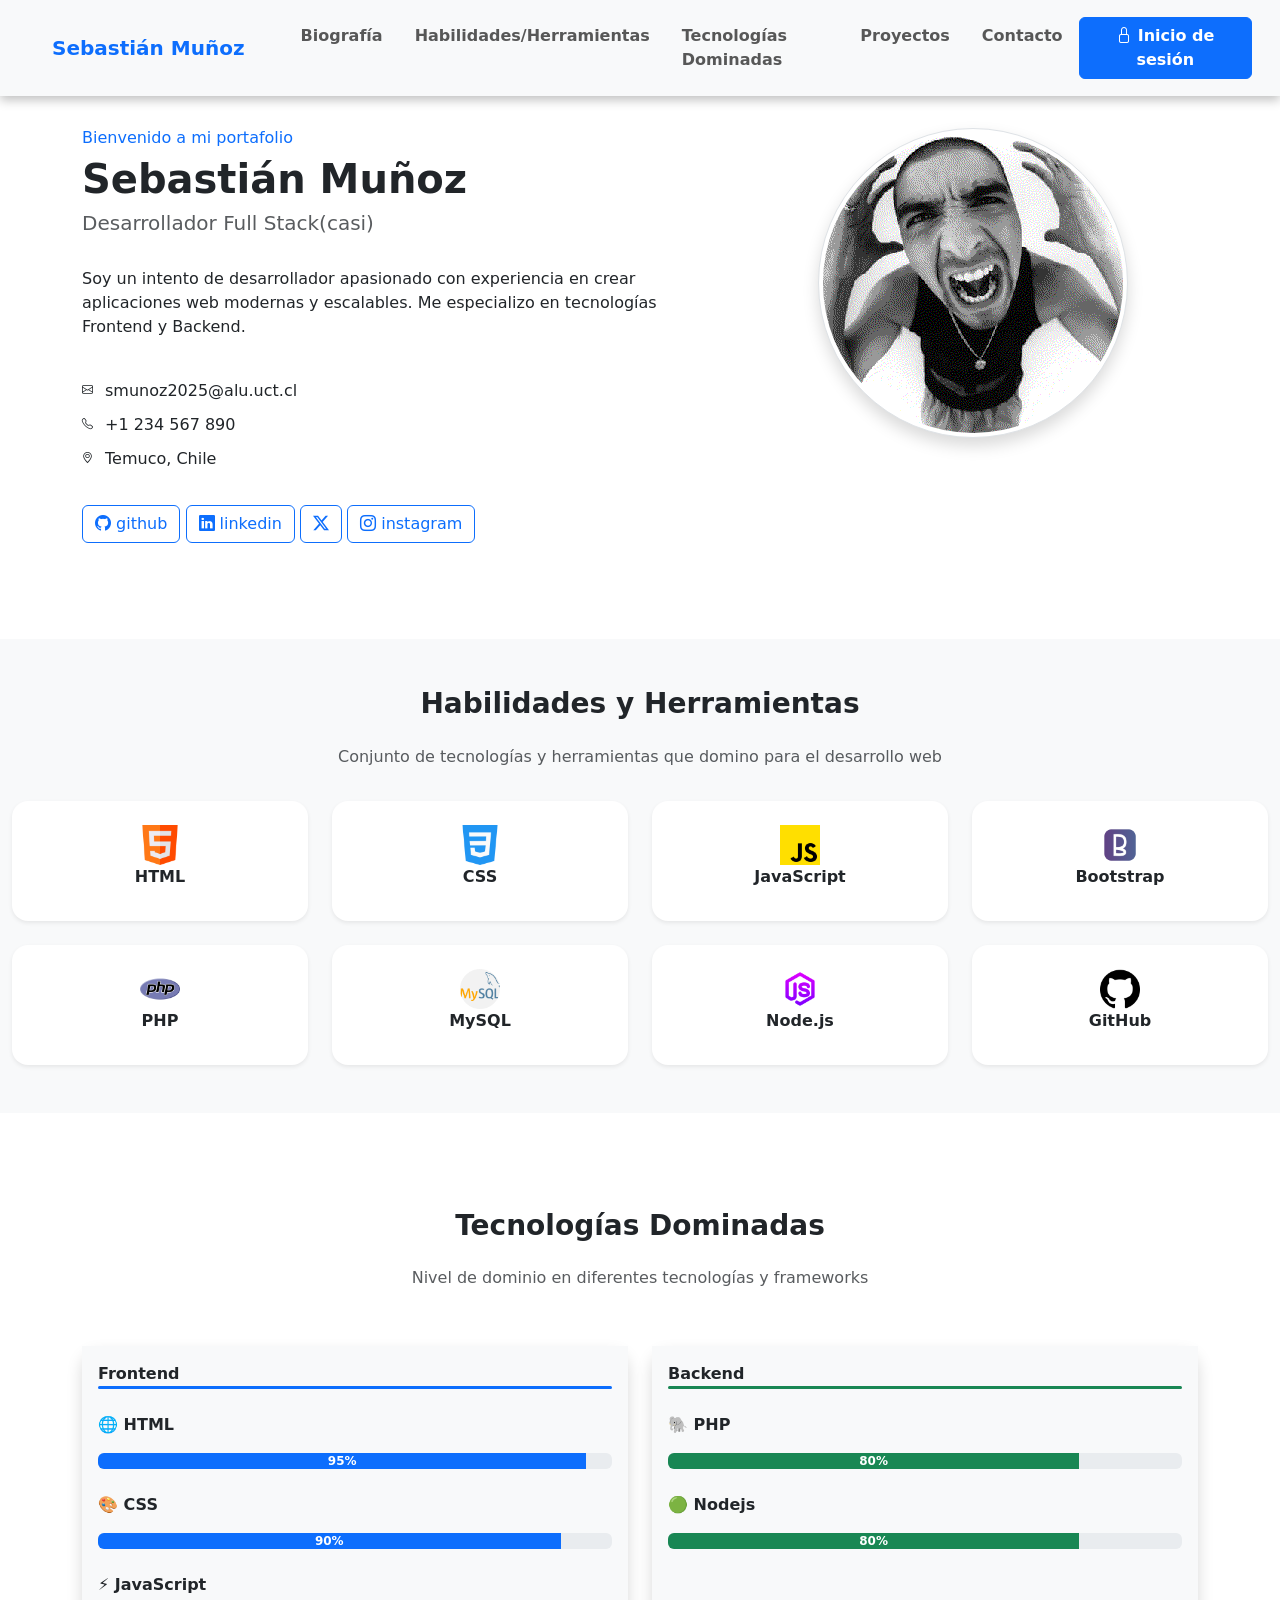
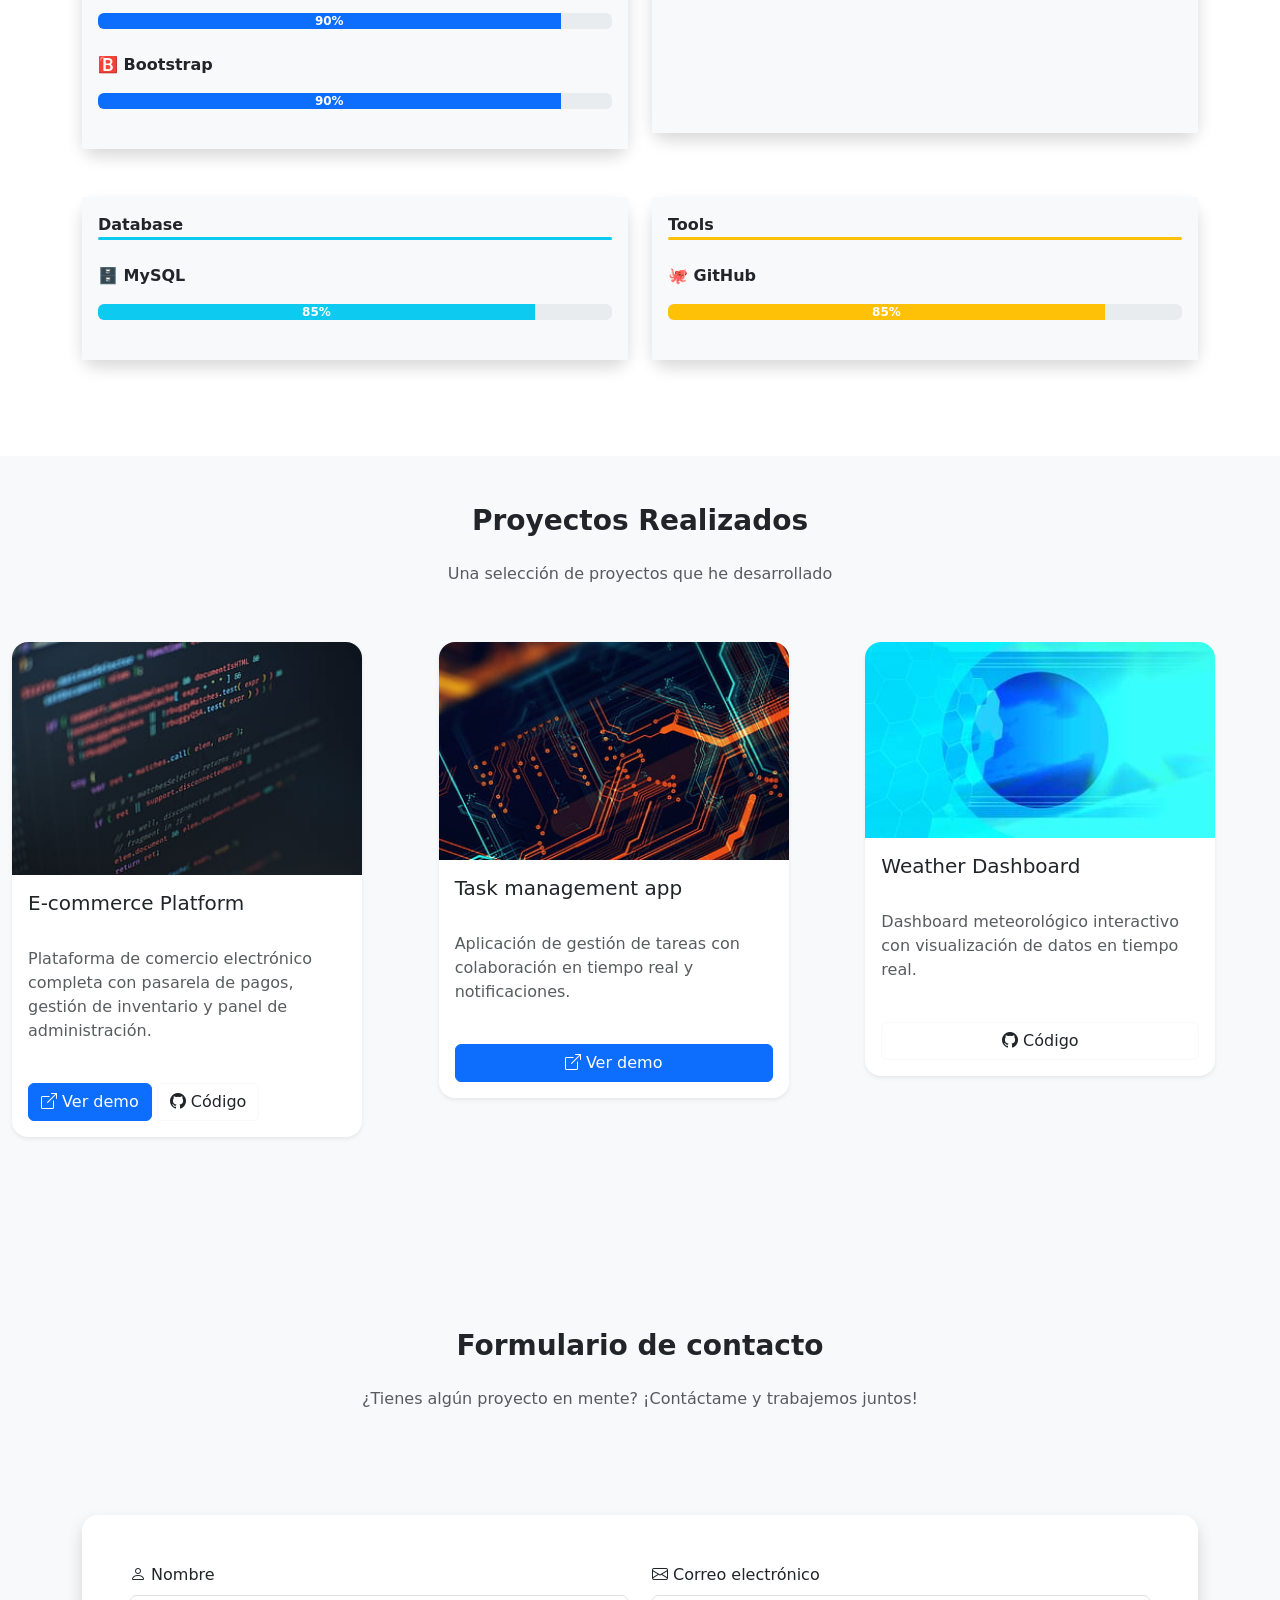
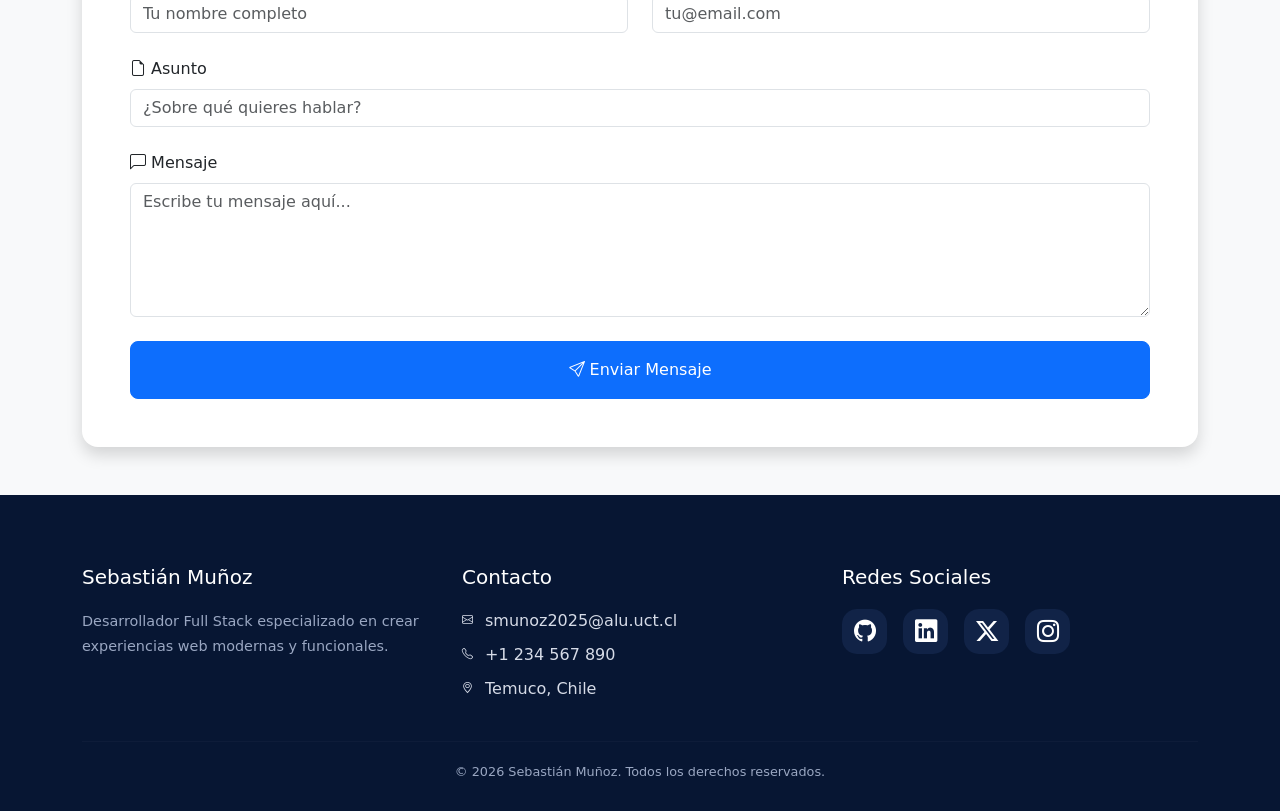
<file: index.html>
<!DOCTYPE html>
<html lang="en">
<head>
    <meta charset="UTF-8">
    <meta name="viewport" content="width=device-width, initial-scale=1.0">
    <link href="https://cdn.jsdelivr.net/npm/bootstrap@5.3.8/dist/css/bootstrap.min.css" rel="stylesheet" integrity="sha384-sRIl4kxILFvY47J16cr9ZwB07vP4J8+LH7qKQnuqkuIAvNWLzeN8tE5YBujZqJLB" crossorigin="anonymous">
    <link rel="stylesheet" href="https://cdn.jsdelivr.net/npm/bootstrap-icons@1.11.3/font/bootstrap-icons.min.css">
    <script src="https://cdn.jsdelivr.net/npm/bootstrap@5.3.8/dist/js/bootstrap.bundle.min.js" integrity="sha384-FKyoEForCGlyvwx9Hj09JcYn3nv7wiPVlz7YYwJrWVcXK/BmnVDxM+D2scQbITxI" crossorigin="anonymous"></script>
    <link rel="stylesheet" href="/assets/css/style.css">
    <title>Portafolio Web</title>
</head>
<body>

<nav class="navbar navbar-expand-sm navbar-light bg-light mb-5 py-3 fixed-top px-3">
  <div class="container-fluid">
    <a class="navbar-brand text-primary fw-bold px-4" href="#">Sebastián Muñoz</a>
    <button class="navbar-toggler" type="button" data-bs-toggle="collapse" data-bs-target="#mynavbar">
      <span class="navbar-toggler-icon"></span>
    </button>
    <div class="collapse navbar-collapse" id="mynavbar">
      <ul class="navbar-nav me-auto">
        <li class="nav-item">
          <a class="nav-link fw-bold px-3" href="#Biografía">Biografía</a>
        </li>
        <li class="nav-item">
          <a class="nav-link fw-bold px-3" href="#Habilidades">Habilidades/Herramientas</a>
        </li>
        <li class="nav-item">
          <a class="nav-link fw-bold px-3" href="#Tecnologías">Tecnologías Dominadas</a>
        </li>
        <li class="nav-item">
          <a class="nav-link fw-bold px-3" href="#Proyectos">Proyectos</a>
        </li>
        <li class="nav-item">
          <a class="nav-link fw-bold px-3" href="#Contacto">Contacto</a>
        </li>
      </ul>
      <form class="d-flex">               
        <button class="btn btn-primary fw-bold" type="button">
          <i class="bi bi-lock"></i> Inicio de sesión</button>
      </form>
    </div>
  </div>
</nav>

<div class="container mb-5" id="Biografía">
  <div class="row py-5">
    <div class="col-sm-7">
      <h6 class="text-primary">Bienvenido a mi portafolio</h6>
      <h1 class="text-dark fw-bold">Sebastián Muñoz</h1>
      <h5 class="text-muted">Desarrollador Full Stack(casi)</h5><br>
      <p>Soy un intento de desarrollador apasionado con experiencia en crear aplicaciones web modernas y escalables. Me especializo en tecnologías Frontend y Backend.</p><br>
      <div class="contact-item">
        <i class="bi bi-envelope"></i>
        <span>smunoz2025@alu.uct.cl</span>
      </div>
      <div class="contact-item">
        <i class="bi bi-telephone"></i>
        <span>+1 234 567 890</span>
      </div>
      <div class="contact-item">
        <i class="bi bi-geo-alt"></i>
        <span>Temuco, Chile</span>
      </div><br>
      <a href="https://github.com/Rzykii" target="_blank" class="btn btn-outline-primary">
        <i class="bi bi-github"></i> github
      </a>
      <a href="" class="btn btn-outline-primary">
        <i class="bi bi-linkedin"></i> linkedin
      </a>
      <a href="" class="btn btn-outline-primary">
        <i class="bi bi-twitter-x"></i> 
      </a>
      <a href="" class="btn btn-outline-primary">
        <i class="bi bi-instagram"></i> instagram
      </a>
    </div>
    <div class="col-sm-5">
      <img src="/assets/img/1527bd97bcc54444a84e3997ebe60ca9.png" class="rounded-circle mx-auto d-block shadow img-thumbnail" alt="yo">
    </div>
  </div>
</div>

<div class="container-fluid mb-5 py-5 bg-light" id="Habilidades">
  <h3 class="text-center fw-bold">Habilidades y Herramientas</h3>
  <p class="text-center py-3 text-muted">Conjunto de tecnologías y herramientas que domino para el desarrollo web</p>
  <div class="row">
    <div class="col-sm-3">
      <div class="card border-0 rounded-4 shadow-sm">
        <div class="card-body text-center py-4">
          <img src="/assets/img/html.png" alt="html" width="40" height="40" class="mx-auto d-block">
          <div class="fw-bold mb-2">HTML</div>  
        </div>         
      </div>
    </div>
    <div class="col-sm-3">
      <div class="card border-0 rounded-4 shadow-sm">
        <div class="card-body text-center py-4">
          <img src="/assets/img/css-3.png" alt="CSS" width="40" height="40" class="mx-auto d-block">
          <div class="fw-bold mb-2">CSS</div>  
        </div>         
      </div>
    </div>
    <div class="col-sm-3">
      <div class="card border-0 rounded-4 shadow-sm">
        <div class="card-body text-center py-4">
          <img src="/assets/img/js.png" alt="JS" width="40" height="40" class="mx-auto d-block">
          <div class="fw-bold mb-2">JavaScript</div>  
        </div>         
      </div>
    </div>
    <div class="col-sm-3">
      <div class="card border-0 rounded-4 shadow-sm">
        <div class="card-body text-center py-4">
          <img src="/assets/img/letras-del-alfabeto.png" alt="bootstrap" width="40" height="40" class="mx-auto d-block">
          <div class="fw-bold mb-2">Bootstrap</div>  
        </div>         
      </div>
    </div>
  </div><br>
  <div class="row">
    <div class="col-sm-3">
      <div class="card border-0 rounded-4 shadow-sm">
        <div class="card-body text-center py-4">
          <img src="/assets/img/php.png" alt="php" width="40" height="40" class="mx-auto d-block">
          <div class="fw-bold mb-2">PHP</div>  
        </div>         
      </div>
    </div>
    <div class="col-sm-3">
      <div class="card border-0 rounded-4 shadow-sm">
        <div class="card-body text-center py-4">
          <img src="/assets/img/mysql.png" alt="mysql" width="40" height="40" class="mx-auto d-block">
          <div class="fw-bold mb-2">MySQL</div>  
        </div>         
      </div>
    </div>
    <div class="col-sm-3">
      <div class="card border-0 rounded-4 shadow-sm">
        <div class="card-body text-center py-4">
          <img src="/assets/img/nodejs.png" alt="nodejs" width="40" height="40" class="mx-auto d-block">
          <div class="fw-bold mb-2">Node.js</div>  
        </div>         
      </div>
    </div>
    <div class="col-sm-3">
      <div class="card border-0 rounded-4 shadow-sm">
        <div class="card-body text-center py-4">
          <img src="/assets/img/github.png" alt="github" width="40" height="40" class="mx-auto d-block">
          <div class="fw-bold mb-2">GitHub</div>  
        </div>         
      </div>
    </div>
  </div>
</div>

<div class="container mb-5 py-5" id="Tecnologías">
  <h3 class="text-center fw-bold">Tecnologías Dominadas</h3>
  <p class="text-center py-3 text-muted">Nivel de dominio en diferentes tecnologías y frameworks</p><br>
  <div class="row">
    <div class="col-sm-6">
      <div class="card border-0 rounded-4 shadow">
        <div class="card-body bg-light fw-bold">Frontend
          <div class="progress" style="height:3px">
            <div class="progress-bar" style="width:100%;"></div>
          </div><br>  
          <p class="fw-bold">🌐 HTML</p>
          <div class="progress">
            <div class="progress-bar" style="width:95%">95%</div>
          </div><br>
          <p class="fw-bold">🎨 CSS</p>
          <div class="progress">
            <div class="progress-bar" style="width:90%">90%</div>
          </div><br>
          <p class="fw-bold">⚡ JavaScript</p>
          <div class="progress">
            <div class="progress-bar" style="width:90%">90%</div>
          </div><br>
          <p class="fw-bold">🅱️ Bootstrap</p>
          <div class="progress">
            <div class="progress-bar" style="width:90%">90%</div>
          </div><br>
        </div>
      </div>
    </div>
    <div class="col-sm-6">
      <div class="card border-0 rounded-4 shadow">
        <div class="card-body bg-light fw-bold">Backend
          <div class="progress" style="height:3px">
            <div class="progress-bar bg-success" style="width:100%;"></div>
          </div><br>
          <p class="fw-bold">🐘 PHP</p>
          <div class="progress">
            <div class="progress-bar bg-success" style="width:80%">80%</div>
          </div><br>
          <p class="fw-bold">🟢 Nodejs</p>
          <div class="progress">
            <div class="progress-bar bg-success" style="width:80%">80%</div>
          </div><br><br><br><br><br><br><br>
        </div>  
      </div>
    </div>
  </div><br><br>

  <div class="row">
    <div class="col-sm-6">
      <div class="card border-0 rounded-4 shadow">
        <div class="card-body bg-light fw-bold">Database
          <div class="progress" style="height:3px">
            <div class="progress-bar bg-info" style="width:100%;"></div>
          </div><br>  
          <p class="fw-bold">🗄️ MySQL</p>
          <div class="progress">
            <div class="progress-bar bg-info" style="width:85%">85%</div>
          </div><br>        
        </div>
      </div>
    </div>
    <div class="col-sm-6">
      <div class="card border-0 rounded-4 shadow">
        <div class="card-body bg-light fw-bold">Tools
          <div class="progress" style="height:3px">
            <div class="progress-bar bg-warning" style="width:100%;"></div>
          </div><br>
          <p class="fw-bold">🐙 GitHub</p>
          <div class="progress">
            <div class="progress-bar bg-warning" style="width:85%">85%</div>
          </div><br>          
        </div>  
      </div>
    </div>
  </div>
</div>

<div class="container-fluid py-5 bg-light" id="Proyectos">
  <h3 class="text-center fw-bold">Proyectos Realizados</h3>
  <p class="text-center py-3 text-muted">Una selección de proyectos que he desarrollado</p><br>
  <div class="row mb-5">
    <div class="col-sm-4">
      <div class="card shadow-sm border-0 rounded-4" style="width:350px">
        <div class="project-img">
          <img class="card-img-top" src="/assets/img/HD-wallpaper-code-text-programming-coding-thumbnail.jpg" alt="sos">
        </div>
        <div class="card-body">
          <h5 class="card-title">E-commerce Platform</h5><br>
          <p class="card-text text-muted">Plataforma de comercio electrónico completa con pasarela de pagos, gestión de inventario y panel de administración.</p><br>
          <a href="#" class="btn btn-primary"><i class="bi bi-box-arrow-up-right"></i> Ver demo</a>
          <a href="#" class="btn btn-outline-light text-dark"><i class="bi bi-github"></i> Código</a>
        </div>
      </div>
    </div>
    <div class="col-sm-4">
      <div class="card shadow-sm border-0 rounded-4" style="width:350px">
        <div class="project-img">
          <img class="card-img-top" src="/assets/img/HD-wallpaper-microchip-neon-lines-black-background-chips-technology-backgrounds-thumbnail.jpg" alt="sos">
        </div>
        <div class="card-body">
          <h5 class="card-title">Task management app</h5><br>
          <p class="card-text text-muted">Aplicación de gestión de tareas con colaboración en tiempo real y notificaciones.</p><br>
          <div class="d-grid gap-3">
            <a href="#" class="btn btn-primary"><i class="bi bi-box-arrow-up-right"></i> Ver demo</a>
          </div>        
        </div>
      </div>
    </div>
    <div class="col-sm-4">
      <div class="card shadow-sm border-0 rounded-4" style="width:350px">
        <div class="project-img">
          <img class="card-img-top" src="/assets/img/thumbnail-template-tech-world-background-226926.jpg" alt="sos">
        </div>
        <div class="card-body">
          <h5 class="card-title">Weather Dashboard</h5><br>
          <p class="card-text text-muted">Dashboard meteorológico interactivo con visualización de datos en tiempo real.</p><br>
          <div class="d-grid gap-3">
            <a href="#" class="btn btn-outline-light text-dark"><i class="bi bi-github"></i> Código</a>
          </div>        
        </div>
      </div>
    </div>
  </div><br><br><br><br><br><br>
  <h3 class="text-center fw-bold" id="Contacto">Formulario de contacto</h3>
  <p class="text-center py-3 text-muted">¿Tienes algún proyecto en mente? ¡Contáctame y trabajemos juntos!</p><br><br><br>
  <div class="container">
  <div class="card shadow border-0 rounded-4">
    <div class="card-body p-5">
      <form>
        <div class="row g-4">
          <div class="col-md-6">
            <label class="form-label"><i class="bi bi-person"></i> Nombre</label>
            <input type="text" class="form-control" placeholder="Tu nombre completo" name="nombre">
          </div>
          <div class="col-md-6">
            <label class="form-label"><i class="bi bi-envelope"></i> Correo electrónico</label>
            <input type="email" class="form-control" placeholder="tu@email.com" name="email">
          </div>
          <div class="col-12">
            <label class="form-label"><i class="bi bi-file-earmark"></i> Asunto</label>
            <input type="text" class="form-control" placeholder="¿Sobre qué quieres hablar?">
          </div>
          <div class="col-12">
            <label class="form-label" for="comment"><i class="bi bi-chat-left"></i> Mensaje</label>
            <textarea class="form-control" placeholder="Escribe tu mensaje aquí..." rows="5" id="comment" name="text"></textarea>
          </div>
          <div class="col-12">
            <button type="submit" class="btn btn-primary w-100 py-3 rounded-3"><i class="bi bi-send"></i> Enviar Mensaje</button>
            
          </div>
        </div>
      </form>
    </div>
  </div>
</div>
</div>

<footer class="footer">
  <div class="container">
    <div class="row gy-5">
      <div class="col-lg-4 col-md-6">
        <h5>Sebastián Muñoz</h5>
        <p>
          Desarrollador Full Stack especializado en crear experiencias
          web modernas y funcionales.
        </p>
      </div>        
      <div class="col-lg-4 col-md-6">
        <h5>Contacto</h5>
        <div class="contact-item">
          <i class="bi bi-envelope"></i>
          <span>smunoz2025@alu.uct.cl</span>
        </div>
        <div class="contact-item">
          <i class="bi bi-telephone"></i>
          <span>+1 234 567 890</span>
        </div>
        <div class="contact-item">
          <i class="bi bi-geo-alt"></i>
          <span>Temuco, Chile</span>
        </div>
      </div>        
      <div class="col-lg-4">
        <h5>Redes Sociales</h5>
        <div class="social-icons">
          <a href="https://github.com/Rzykii" target="_blank"><i class="bi bi-github"></i></a>
          <a href="#"><i class="bi bi-linkedin"></i></a>
          <a href="#"><i class="bi bi-twitter-x"></i></a>
          <a href="#"><i class="bi bi-instagram"></i></a>
        </div>
      </div>
    </div>
    <hr>
    <div class="copyright">
      © 2026 Sebastián Muñoz. Todos los derechos reservados.
    </div>
  </div>
</footer>

</body>
</html>
</file>
<file: assets/css/style.css>
body{
  padding-top: 80px;
}

.navbar{
  background: rgba(2, 14, 37, 0.9);
  backdrop-filter: blur(10px);
  box-shadow: 0 4px 10px rgba(0,0,0,0.25);
  transition: all 0.3s ease;
}

.footer{
  background: #071633;
  color: #d6dbe7;
  padding: 70px 0 30px;
}

.footer h5{
  color: #fff;
  font-weight: 500;
  margin-bottom: 20px;
}

.footer p,
.footer a{
  color: #9aa7c2;
  text-decoration: none;
  font-size: 0.9rem;
  line-height: 1.8;
}

.contact-item{
  display: flex;
  align-items: center;
  gap: 12px;
  margin-bottom: 10px;  
}

.contact-item i{
  font-size: 0.7rem;  
}

.social-icons{
  display: flex;
  gap: 16px;
}

.social-icons a{
  width: 45px;
  height: 45px;
  background: #112347;
  border-radius: 15px;
  display: flex;
  align-items: center;
  justify-content: center;
  transition: 0.3s;
  font-size: 1.4rem;
  color: white;
}

.social-icons a:hover{
  background: #1c3d75;
  transform: translateY(-4px);
}

.footer hr{
  border-color: rgba(255,255,255,0.1);
  margin: 30px 0 20px;
}

.copyright{
  text-align: center;
  color: #9aa7c2;
  font-size: 0.8rem;
}

.project-img {
  overflow: hidden;
  border-radius: 1rem 1rem 0 0;
}

.project-img img {
  transition: transform 0.4s ease;
}

.project-img img:hover {
  transform: scale(1.08);
}
</file>
